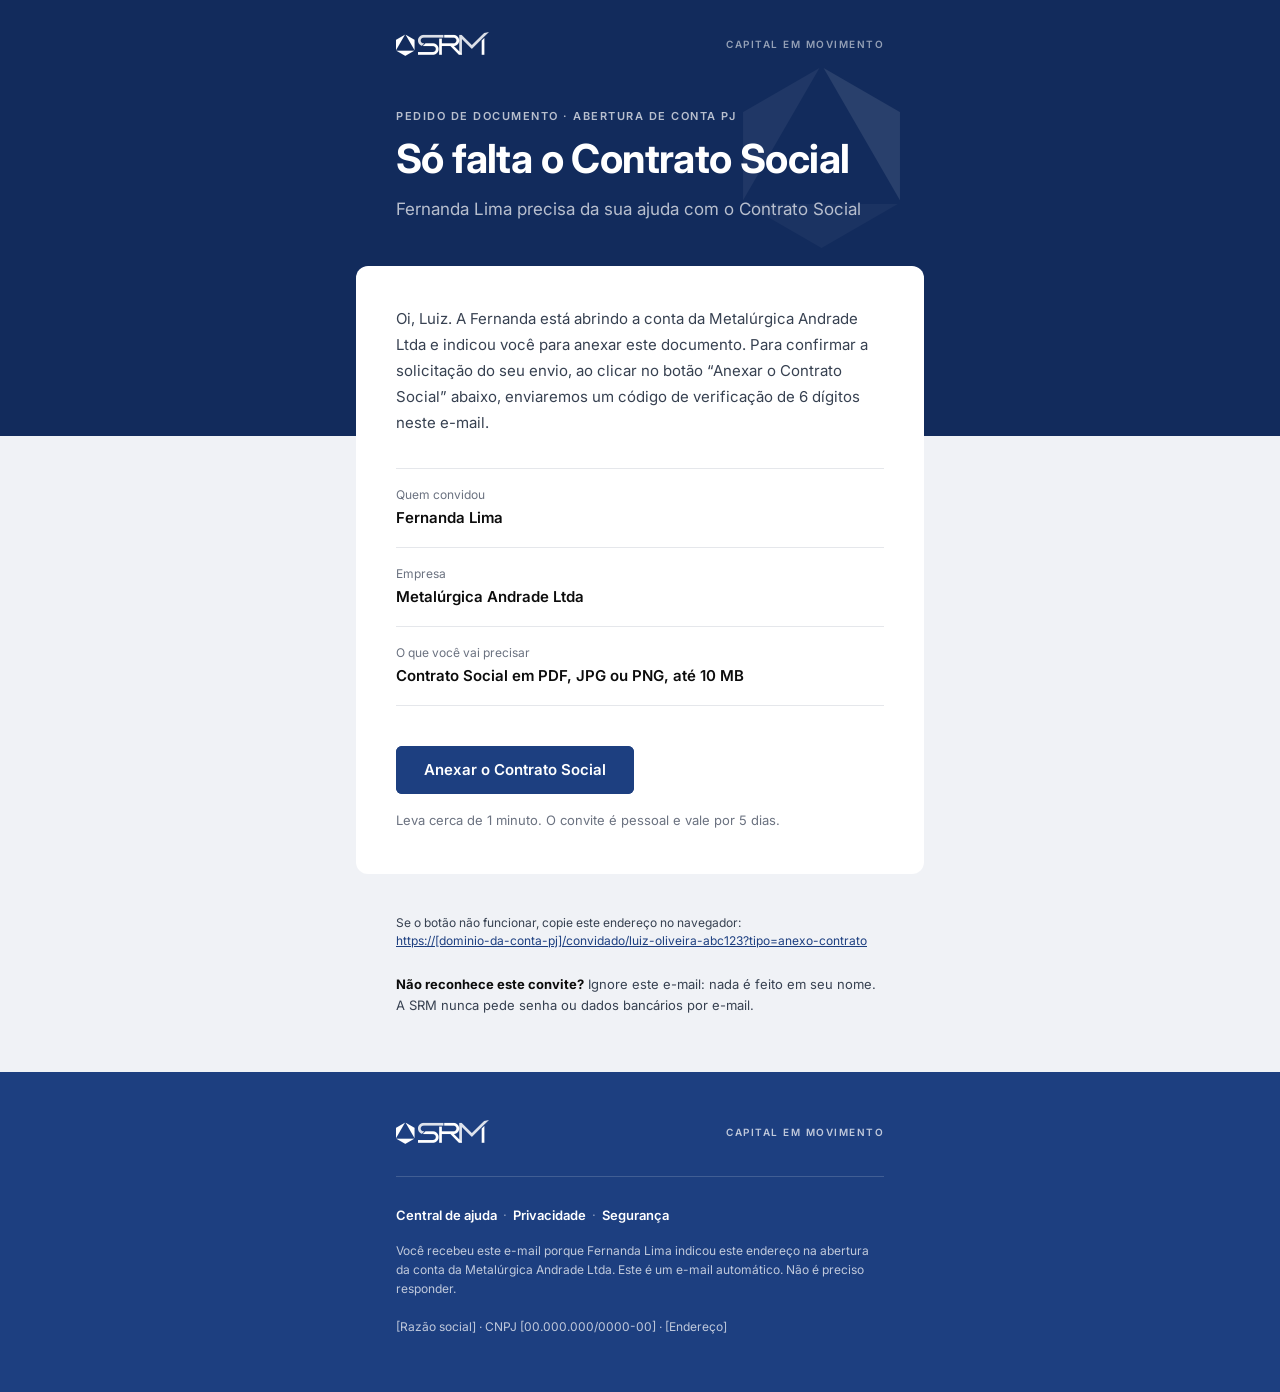
<file: email-transacional/preview/EMAIL-CONVITE-template-v01--anexo-contrato.html>
<!DOCTYPE html>
<html lang="pt-BR" xmlns="http://www.w3.org/1999/xhtml" xmlns:v="urn:schemas-microsoft-com:vml" xmlns:o="urn:schemas-microsoft-com:office:office">
<head>
<meta charset="utf-8">
<meta name="viewport" content="width=device-width, initial-scale=1">
<meta name="x-apple-disable-message-reformatting">
<meta name="format-detection" content="telephone=no, date=no, address=no, email=no">
<meta name="color-scheme" content="light">
<meta name="supported-color-schemes" content="light">
<title>Fernanda Lima precisa da sua ajuda com um documento</title>
<!--[if mso]><noscript><xml><o:OfficeDocumentSettings><o:PixelsPerInch>96</o:PixelsPerInch></o:OfficeDocumentSettings></xml></noscript><style>body, table, td, h1, a, span, div { font-family: Arial, Helvetica, sans-serif !important; }</style><![endif]-->
<!--[if !mso]><!--><link href="https://fonts.googleapis.com/css2?family=Inter:wght@400;600;700&display=swap" rel="stylesheet"><!--<![endif]-->
<style>
  body { margin: 0; padding: 0; width: 100% !important; -webkit-text-size-adjust: 100%; -ms-text-size-adjust: 100%; }
  table { border-collapse: collapse; mso-table-lspace: 0pt; mso-table-rspace: 0pt; }
  img { border: 0; outline: none; text-decoration: none; -ms-interpolation-mode: bicubic; display: block; }
  a { color: #1d3f80; }
  @media (max-width: 620px) {
    .px { padding-left: 28px !important; padding-right: 28px !important; }
    .cx { padding-left: 24px !important; padding-right: 24px !important; }
    .gx { padding-left: 4px !important; padding-right: 4px !important; }
    .pt-40 { padding-top: 40px !important; }
    .h1m { font-size: 32px !important; line-height: 38px !important; }
    .sp-card { height: 40px !important; }
    .hide-sm { display: none !important; }
    .stack { display: block !important; width: 100% !important; text-align: left !important; }
    .stack-gap { padding-top: 12px !important; }
  }
</style>
</head>
<body style="margin:0;padding:0;background-color:#f0f2f6;">
<!--
  SRM · E-mail transacional · Template de convite · v01 (fechado em 2026-11-02)
  Layout: A3 · card sobre o navy · hero 4 (manchete curta) · rodapé 4 (azul de ponta a ponta, F1)
  Tokens: SRM Diamond DS convertidos para hex · Motor: Handlebars (compatível com Amazon SES, SendGrid e Mailgun)
  Especificação completa, variáveis e regras: EMAIL-CONVITE-spec-bmad-v01.md
-->
<div style="display:none;max-height:0;overflow:hidden;mso-hide:all;font-size:1px;line-height:1px;color:#122b5c;">Anexe o Contrato Social da Metalúrgica Andrade Ltda. Leva cerca de 1 minuto.&#8199;&#847;&#8199;&#847;&#8199;&#847;&#8199;&#847;&#8199;&#847;&#8199;&#847;&#8199;&#847;&#8199;&#847;</div>
<table role="presentation" width="100%" cellpadding="0" cellspacing="0" border="0" bgcolor="#f0f2f6" style="background-color:#f0f2f6;">

  <!-- 1 · Topo navy de ponta a ponta: marca, eyebrow, manchete, subtítulo e início da carta -->
  <tr>
    <td align="center" bgcolor="#122b5c" style="background-color:#122b5c;padding:0 12px;">
      <!--[if mso]><table role="presentation" width="600" align="center" cellpadding="0" cellspacing="0" border="0"><tr><td><![endif]-->
      <table role="presentation" width="100%" cellpadding="0" cellspacing="0" border="0" style="max-width:600px;border-collapse:separate;">
        <tr>
          <!-- Facetas do diamante: imagem de fundo inteira dentro do contêiner, ancorada em cima à direita; sem suporte, fica navy sólido -->
          <td bgcolor="#122b5c" background="../assets/hero-facetas-manchete@2x.png" style="background-color:#122b5c;background-image:url('../assets/hero-facetas-manchete@2x.png');background-position:right top;background-size:600px auto;background-repeat:no-repeat;">
            <table role="presentation" width="100%" cellpadding="0" cellspacing="0" border="0" style="border-collapse:separate;">
              <tr>
                <td class="px" style="padding:32px 56px 0;">
                  <table role="presentation" width="100%" cellpadding="0" cellspacing="0" border="0">
                    <tr>
                      <td valign="middle"><img src="../assets/srm-logo-branco@3x.png" width="93" height="24" alt="SRM" style="display:block;width:93px;height:24px;"></td>
                      <td valign="middle" align="right" class="hide-sm" style="font-family:'Inter',-apple-system,BlinkMacSystemFont,'Segoe UI',Roboto,Helvetica,Arial,sans-serif;font-size:10px;line-height:14px;font-weight:600;letter-spacing:1.5px;text-transform:uppercase;color:#94a0b6;">Capital em movimento</td>
                    </tr>
                  </table>
                </td>
              </tr>
              <tr>
                <td class="px pt-40" style="padding:52px 56px 0;font-family:'Inter',-apple-system,BlinkMacSystemFont,'Segoe UI',Roboto,Helvetica,Arial,sans-serif;font-size:11px;line-height:16px;font-weight:600;letter-spacing:1.5px;text-transform:uppercase;color:#b8bfce;">Pedido de documento · Abertura de conta PJ</td>
              </tr>
              <tr>
                <td class="px" style="padding:12px 56px 0;">
                  <h1 class="h1m" style="margin:0;font-family:'Inter',-apple-system,BlinkMacSystemFont,'Segoe UI',Roboto,Helvetica,Arial,sans-serif;font-size:40px;line-height:46px;font-weight:700;letter-spacing:-0.6px;color:#ffffff;">Só falta o Contrato Social</h1>
                </td>
              </tr>
              <tr>
                <td class="px" style="padding:14px 56px 0;font-family:'Inter',-apple-system,BlinkMacSystemFont,'Segoe UI',Roboto,Helvetica,Arial,sans-serif;font-size:17px;line-height:26px;color:#b8bfce;">Fernanda Lima precisa da sua ajuda com o Contrato Social</td>
              </tr>
              <tr><td class="sp-card" height="44" style="height:44px;font-size:0;line-height:0;">&nbsp;</td></tr>
              <tr>
                <td class="gx" style="padding:0 16px;">
                  <table role="presentation" width="100%" cellpadding="0" cellspacing="0" border="0" style="border-collapse:separate;">
                    <tr>
                      <td class="cx" bgcolor="#ffffff" style="background-color:#ffffff;border-radius:12px 12px 0 0;padding:40px 40px 0;font-family:'Inter',-apple-system,BlinkMacSystemFont,'Segoe UI',Roboto,Helvetica,Arial,sans-serif;font-size:15px;line-height:26px;color:#374151;">Oi, Luiz. A Fernanda está abrindo a conta da Metalúrgica Andrade Ltda e indicou você para anexar este documento. Para confirmar a solicitação do seu envio, ao clicar no botão “Anexar o Contrato Social” abaixo, enviaremos um código de verificação de 6 dígitos neste e-mail.</td>
                    </tr>
                  </table>
                </td>
              </tr>
            </table>
          </td>
        </tr>
      </table>
      <!--[if mso]></td></tr></table><![endif]-->
    </td>
  </tr>

  <!-- 2 · Continuação da carta sobre o cinza: ficha, botão e nota -->
  <tr>
    <td align="center" style="padding:0 12px;">
      <!--[if mso]><table role="presentation" width="600" align="center" cellpadding="0" cellspacing="0" border="0"><tr><td><![endif]-->
      <table role="presentation" width="100%" cellpadding="0" cellspacing="0" border="0" style="max-width:600px;border-collapse:separate;">
        <tr>
          <td class="gx" style="padding:0 16px;">
            <table role="presentation" width="100%" cellpadding="0" cellspacing="0" border="0" style="border-collapse:separate;">
              <tr>
                <td class="cx" bgcolor="#ffffff" style="background-color:#ffffff;border-radius:0 0 12px 12px;padding:32px 40px 44px;font-family:'Inter',-apple-system,BlinkMacSystemFont,'Segoe UI',Roboto,Helvetica,Arial,sans-serif;">

                  <!-- Ficha: de 1 a 4 linhas; no convite, os mesmos rótulos da página de destino -->
                  <table role="presentation" width="100%" cellpadding="0" cellspacing="0" border="0">
                    <tr>
                      <td style="padding:18px 0;border-top:1px solid #e5e7eb;">
                        <div style="font-size:12px;line-height:16px;color:#6b7280;padding-bottom:4px;">Quem convidou</div>
                        <div style="font-size:15px;line-height:22px;font-weight:600;color:#0c0c0c;">Fernanda Lima</div>
                      </td>
                    </tr>
                    <tr>
                      <td style="padding:18px 0;border-top:1px solid #e5e7eb;">
                        <div style="font-size:12px;line-height:16px;color:#6b7280;padding-bottom:4px;">Empresa</div>
                        <div style="font-size:15px;line-height:22px;font-weight:600;color:#0c0c0c;">Metalúrgica Andrade Ltda</div>
                      </td>
                    </tr>
                    <tr>
                      <td style="padding:18px 0;border-top:1px solid #e5e7eb;border-bottom:1px solid #e5e7eb;">
                        <div style="font-size:12px;line-height:16px;color:#6b7280;padding-bottom:4px;">O que você vai precisar</div>
                        <div style="font-size:15px;line-height:22px;font-weight:600;color:#0c0c0c;">Contrato Social em PDF, JPG ou PNG, até 10 MB</div>
                      </td>
                    </tr>
                  </table>

                  <table role="presentation" width="100%" cellpadding="0" cellspacing="0" border="0">
                    <tr><td height="40" style="height:40px;font-size:0;line-height:0;">&nbsp;</td></tr>
                    <tr>
                      <td align="left">
                        <!-- Botão primário lg do DS (48 px, raio 6). VML para o Outlook desktop: largura fixa de 280 px, CTA com até 28 caracteres -->
                        <table role="presentation" cellpadding="0" cellspacing="0" border="0">
                          <tr>
                            <td align="center" bgcolor="#1d3f80" style="border-radius:6px;">
                              <!--[if mso]><v:roundrect xmlns:v="urn:schemas-microsoft-com:vml" xmlns:w="urn:schemas-microsoft-com:office:word" href="https://[dominio-da-conta-pj]/convidado/luiz-oliveira-abc123?tipo=anexo-contrato" style="height:48px;v-text-anchor:middle;width:280px;" arcsize="13%" stroke="f" fillcolor="#1d3f80"><w:anchorlock/><center style="color:#ffffff;font-family:Arial,sans-serif;font-size:15px;font-weight:bold;">Anexar o Contrato Social</center></v:roundrect><![endif]-->
                              <!--[if !mso]><!--><a href="https://[dominio-da-conta-pj]/convidado/luiz-oliveira-abc123?tipo=anexo-contrato" style="display:inline-block;padding:14px 28px;font-family:'Inter',-apple-system,BlinkMacSystemFont,'Segoe UI',Roboto,Helvetica,Arial,sans-serif;font-size:15px;line-height:20px;font-weight:600;color:#ffffff;text-decoration:none;border-radius:6px;background-color:#1d3f80;">Anexar o Contrato Social</a><!--<![endif]-->
                            </td>
                          </tr>
                        </table>
                      </td>
                    </tr>
                    <tr>
                      <td style="padding-top:16px;font-size:13px;line-height:20px;color:#6b7280;">Leva cerca de 1 minuto. O convite é pessoal e vale por 5 dias.</td>
                    </tr>
                  </table>
                </td>
              </tr>
            </table>
          </td>
        </tr>

        <!-- 3 · Link alternativo e segurança, fora da carta -->
        <tr>
          <td class="px" style="padding:40px 56px 0;font-family:'Inter',-apple-system,BlinkMacSystemFont,'Segoe UI',Roboto,Helvetica,Arial,sans-serif;font-size:12px;line-height:18px;color:#374151;">
            Se o botão não funcionar, copie este endereço no navegador:<br>
            <a href="https://[dominio-da-conta-pj]/convidado/luiz-oliveira-abc123?tipo=anexo-contrato" style="color:#1d3f80;word-break:break-all;">https://[dominio-da-conta-pj]/convidado/luiz-oliveira-abc123?tipo&#x3D;anexo-contrato</a>
          </td>
        </tr>
        <tr>
          <td class="px" style="padding:24px 56px 56px;font-family:'Inter',-apple-system,BlinkMacSystemFont,'Segoe UI',Roboto,Helvetica,Arial,sans-serif;font-size:13px;line-height:21px;color:#374151;">
            <strong style="color:#0c0c0c;">Não reconhece este convite?</strong> Ignore este e-mail: nada é feito em seu nome. A SRM nunca pede senha ou dados bancários por e-mail.
          </td>
        </tr>
      </table>
      <!--[if mso]></td></tr></table><![endif]-->
    </td>
  </tr>

  <!-- 4 · Rodapé azul (brand primary) de ponta a ponta: marca em cima, filete, links e texto legal. Rev 2026-11-11 · Luiz: paridade com o rodapé F1 do EmailCanvas (10/11) -->
  <tr>
    <td align="center" bgcolor="#1d3f80" style="background-color:#1d3f80;padding:0 12px;">
      <!--[if mso]><table role="presentation" width="600" align="center" cellpadding="0" cellspacing="0" border="0"><tr><td><![endif]-->
      <table role="presentation" width="100%" cellpadding="0" cellspacing="0" border="0" style="max-width:600px;">
        <tr>
          <td class="px" style="padding:48px 56px 0;">
            <table role="presentation" width="100%" cellpadding="0" cellspacing="0" border="0">
              <tr>
                <td class="stack" valign="middle"><img src="../assets/srm-logo-branco@3x.png" width="93" height="24" alt="SRM" style="display:block;width:93px;height:24px;"></td>
                <td class="stack stack-gap" valign="middle" align="right" style="font-family:'Inter',-apple-system,BlinkMacSystemFont,'Segoe UI',Roboto,Helvetica,Arial,sans-serif;font-size:10px;line-height:14px;font-weight:600;letter-spacing:1.5px;text-transform:uppercase;color:#c0c9db;text-align:right;">Capital em movimento</td>
              </tr>
            </table>
          </td>
        </tr>
        <tr>
          <td class="px" style="padding:32px 56px 0;">
            <table role="presentation" width="100%" cellpadding="0" cellspacing="0" border="0"><tr><td height="1" bgcolor="#415e94" style="height:1px;background-color:#415e94;font-size:0;line-height:0;">&nbsp;</td></tr></table>
          </td>
        </tr>
        <tr>
          <td class="px" style="padding:28px 56px 0;font-family:'Inter',-apple-system,BlinkMacSystemFont,'Segoe UI',Roboto,Helvetica,Arial,sans-serif;font-size:13px;line-height:20px;font-weight:600;">
            <a href="https://[dominio-da-conta-pj]/ajuda" style="color:#ffffff;text-decoration:none;">Central de ajuda</a>&nbsp;&nbsp;<span style="color:#8a9bbd;font-weight:400;">·</span>&nbsp;&nbsp;<a href="https://[dominio-da-conta-pj]/privacidade" style="color:#ffffff;text-decoration:none;">Privacidade</a>&nbsp;&nbsp;<span style="color:#8a9bbd;font-weight:400;">·</span>&nbsp;&nbsp;<a href="https://[dominio-da-conta-pj]/seguranca" style="color:#ffffff;text-decoration:none;">Segurança</a>
          </td>
        </tr>
        <tr>
          <td class="px" style="padding:16px 56px 56px;font-family:'Inter',-apple-system,BlinkMacSystemFont,'Segoe UI',Roboto,Helvetica,Arial,sans-serif;font-size:12px;line-height:19px;color:#c0c9db;">
            Você recebeu este e-mail porque Fernanda Lima indicou este endereço na abertura da conta da Metalúrgica Andrade Ltda. Este é um e-mail automático. Não é preciso responder.<br><br>
            [Razão social] · CNPJ [00.000.000/0000-00] · [Endereço]
          </td>
        </tr>
      </table>
      <!--[if mso]></td></tr></table><![endif]-->
    </td>
  </tr>

</table>
</body>
</html>
</file>
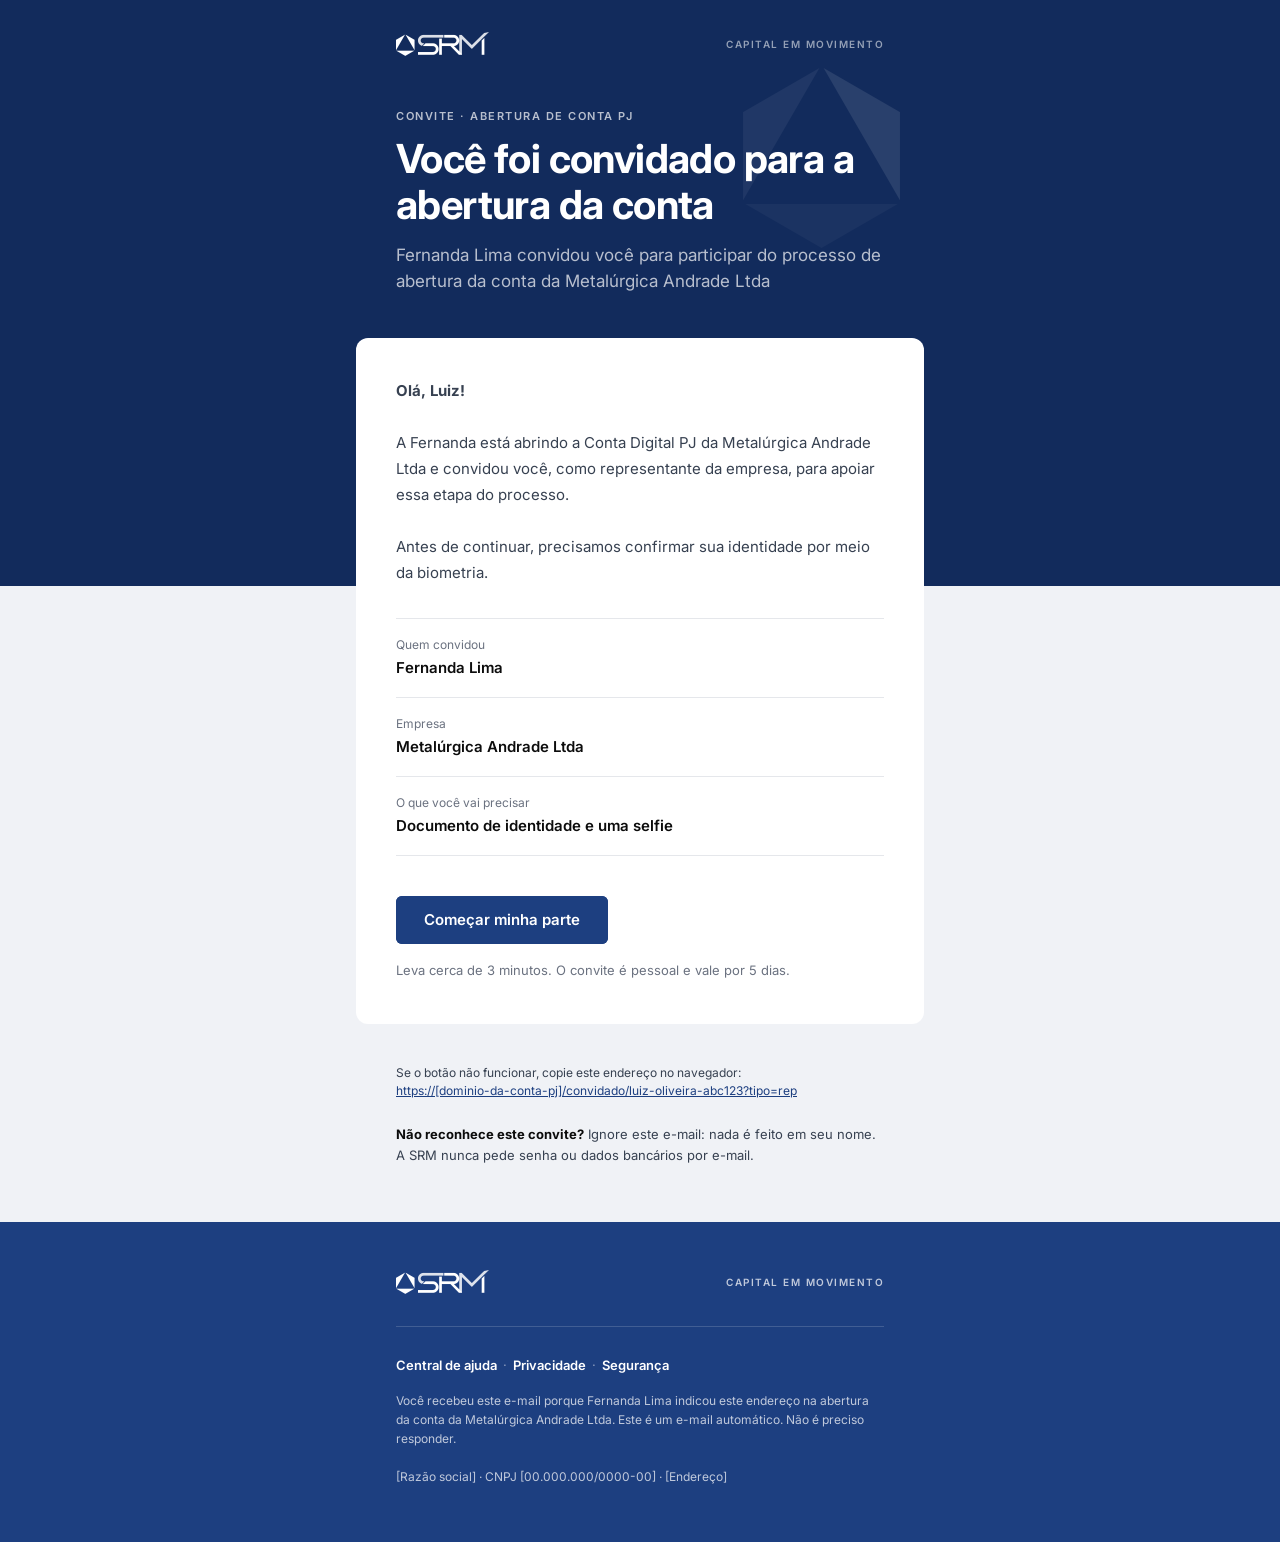
<file: email-transacional/preview/EMAIL-CONVITE-template-v01--rep.html>
<!DOCTYPE html>
<html lang="pt-BR" xmlns="http://www.w3.org/1999/xhtml" xmlns:v="urn:schemas-microsoft-com:vml" xmlns:o="urn:schemas-microsoft-com:office:office">
<head>
<meta charset="utf-8">
<meta name="viewport" content="width=device-width, initial-scale=1">
<meta name="x-apple-disable-message-reformatting">
<meta name="format-detection" content="telephone=no, date=no, address=no, email=no">
<meta name="color-scheme" content="light">
<meta name="supported-color-schemes" content="light">
<title>Fernanda Lima convidou você para a conta da Metalúrgica Andrade Ltda</title>
<!--[if mso]><noscript><xml><o:OfficeDocumentSettings><o:PixelsPerInch>96</o:PixelsPerInch></o:OfficeDocumentSettings></xml></noscript><style>body, table, td, h1, a, span, div { font-family: Arial, Helvetica, sans-serif !important; }</style><![endif]-->
<!--[if !mso]><!--><link href="https://fonts.googleapis.com/css2?family=Inter:wght@400;600;700&display=swap" rel="stylesheet"><!--<![endif]-->
<style>
  body { margin: 0; padding: 0; width: 100% !important; -webkit-text-size-adjust: 100%; -ms-text-size-adjust: 100%; }
  table { border-collapse: collapse; mso-table-lspace: 0pt; mso-table-rspace: 0pt; }
  img { border: 0; outline: none; text-decoration: none; -ms-interpolation-mode: bicubic; display: block; }
  a { color: #1d3f80; }
  @media (max-width: 620px) {
    .px { padding-left: 28px !important; padding-right: 28px !important; }
    .cx { padding-left: 24px !important; padding-right: 24px !important; }
    .gx { padding-left: 4px !important; padding-right: 4px !important; }
    .pt-40 { padding-top: 40px !important; }
    .h1m { font-size: 32px !important; line-height: 38px !important; }
    .sp-card { height: 40px !important; }
    .hide-sm { display: none !important; }
    .stack { display: block !important; width: 100% !important; text-align: left !important; }
    .stack-gap { padding-top: 12px !important; }
  }
</style>
</head>
<body style="margin:0;padding:0;background-color:#f0f2f6;">
<!--
  SRM · E-mail transacional · Template de convite · v01 (fechado em 2026-11-02)
  Layout: A3 · card sobre o navy · hero 4 (manchete curta) · rodapé 4 (azul de ponta a ponta, F1)
  Tokens: SRM Diamond DS convertidos para hex · Motor: Handlebars (compatível com Amazon SES, SendGrid e Mailgun)
  Especificação completa, variáveis e regras: EMAIL-CONVITE-spec-bmad-v01.md
-->
<div style="display:none;max-height:0;overflow:hidden;mso-hide:all;font-size:1px;line-height:1px;color:#122b5c;">Falta a sua parte para abrir a conta: documento de identidade e uma selfie. Leva cerca de 3 minutos.&#8199;&#847;&#8199;&#847;&#8199;&#847;&#8199;&#847;&#8199;&#847;&#8199;&#847;&#8199;&#847;&#8199;&#847;</div>
<table role="presentation" width="100%" cellpadding="0" cellspacing="0" border="0" bgcolor="#f0f2f6" style="background-color:#f0f2f6;">

  <!-- 1 · Topo navy de ponta a ponta: marca, eyebrow, manchete, subtítulo e início da carta -->
  <tr>
    <td align="center" bgcolor="#122b5c" style="background-color:#122b5c;padding:0 12px;">
      <!--[if mso]><table role="presentation" width="600" align="center" cellpadding="0" cellspacing="0" border="0"><tr><td><![endif]-->
      <table role="presentation" width="100%" cellpadding="0" cellspacing="0" border="0" style="max-width:600px;border-collapse:separate;">
        <tr>
          <!-- Facetas do diamante: imagem de fundo inteira dentro do contêiner, ancorada em cima à direita; sem suporte, fica navy sólido -->
          <td bgcolor="#122b5c" background="../assets/hero-facetas-manchete@2x.png" style="background-color:#122b5c;background-image:url('../assets/hero-facetas-manchete@2x.png');background-position:right top;background-size:600px auto;background-repeat:no-repeat;">
            <table role="presentation" width="100%" cellpadding="0" cellspacing="0" border="0" style="border-collapse:separate;">
              <tr>
                <td class="px" style="padding:32px 56px 0;">
                  <table role="presentation" width="100%" cellpadding="0" cellspacing="0" border="0">
                    <tr>
                      <td valign="middle"><img src="../assets/srm-logo-branco@3x.png" width="93" height="24" alt="SRM" style="display:block;width:93px;height:24px;"></td>
                      <td valign="middle" align="right" class="hide-sm" style="font-family:'Inter',-apple-system,BlinkMacSystemFont,'Segoe UI',Roboto,Helvetica,Arial,sans-serif;font-size:10px;line-height:14px;font-weight:600;letter-spacing:1.5px;text-transform:uppercase;color:#94a0b6;">Capital em movimento</td>
                    </tr>
                  </table>
                </td>
              </tr>
              <tr>
                <td class="px pt-40" style="padding:52px 56px 0;font-family:'Inter',-apple-system,BlinkMacSystemFont,'Segoe UI',Roboto,Helvetica,Arial,sans-serif;font-size:11px;line-height:16px;font-weight:600;letter-spacing:1.5px;text-transform:uppercase;color:#b8bfce;">Convite · Abertura de conta PJ</td>
              </tr>
              <tr>
                <td class="px" style="padding:12px 56px 0;">
                  <h1 class="h1m" style="margin:0;font-family:'Inter',-apple-system,BlinkMacSystemFont,'Segoe UI',Roboto,Helvetica,Arial,sans-serif;font-size:40px;line-height:46px;font-weight:700;letter-spacing:-0.6px;color:#ffffff;">Você foi convidado para a abertura da conta</h1>
                </td>
              </tr>
              <tr>
                <td class="px" style="padding:14px 56px 0;font-family:'Inter',-apple-system,BlinkMacSystemFont,'Segoe UI',Roboto,Helvetica,Arial,sans-serif;font-size:17px;line-height:26px;color:#b8bfce;">Fernanda Lima convidou você para participar do processo de abertura da conta da Metalúrgica Andrade Ltda</td>
              </tr>
              <tr><td class="sp-card" height="44" style="height:44px;font-size:0;line-height:0;">&nbsp;</td></tr>
              <tr>
                <td class="gx" style="padding:0 16px;">
                  <table role="presentation" width="100%" cellpadding="0" cellspacing="0" border="0" style="border-collapse:separate;">
                    <tr>
                      <td class="cx" bgcolor="#ffffff" style="background-color:#ffffff;border-radius:12px 12px 0 0;padding:40px 40px 0;font-family:'Inter',-apple-system,BlinkMacSystemFont,'Segoe UI',Roboto,Helvetica,Arial,sans-serif;font-size:15px;line-height:26px;color:#374151;"><!-- Rev 2026-11-19 · Jessica (Figma): 0.3.43 e 0.3.44. Antes: "Oi, Luiz. A Fernanda indicou você como representante legal da empresa." --><strong>Olá, Luiz!</strong><br><br>A Fernanda está abrindo a Conta Digital PJ da Metalúrgica Andrade Ltda e convidou você, como representante da empresa, para apoiar essa etapa do processo.<br><br>Antes de continuar, precisamos confirmar sua identidade por meio da biometria.</td>
                    </tr>
                  </table>
                </td>
              </tr>
            </table>
          </td>
        </tr>
      </table>
      <!--[if mso]></td></tr></table><![endif]-->
    </td>
  </tr>

  <!-- 2 · Continuação da carta sobre o cinza: ficha, botão e nota -->
  <tr>
    <td align="center" style="padding:0 12px;">
      <!--[if mso]><table role="presentation" width="600" align="center" cellpadding="0" cellspacing="0" border="0"><tr><td><![endif]-->
      <table role="presentation" width="100%" cellpadding="0" cellspacing="0" border="0" style="max-width:600px;border-collapse:separate;">
        <tr>
          <td class="gx" style="padding:0 16px;">
            <table role="presentation" width="100%" cellpadding="0" cellspacing="0" border="0" style="border-collapse:separate;">
              <tr>
                <td class="cx" bgcolor="#ffffff" style="background-color:#ffffff;border-radius:0 0 12px 12px;padding:32px 40px 44px;font-family:'Inter',-apple-system,BlinkMacSystemFont,'Segoe UI',Roboto,Helvetica,Arial,sans-serif;">

                  <!-- Ficha: de 1 a 4 linhas; no convite, os mesmos rótulos da página de destino -->
                  <table role="presentation" width="100%" cellpadding="0" cellspacing="0" border="0">
                    <tr>
                      <td style="padding:18px 0;border-top:1px solid #e5e7eb;">
                        <div style="font-size:12px;line-height:16px;color:#6b7280;padding-bottom:4px;">Quem convidou</div>
                        <div style="font-size:15px;line-height:22px;font-weight:600;color:#0c0c0c;">Fernanda Lima</div>
                      </td>
                    </tr>
                    <tr>
                      <td style="padding:18px 0;border-top:1px solid #e5e7eb;">
                        <div style="font-size:12px;line-height:16px;color:#6b7280;padding-bottom:4px;">Empresa</div>
                        <div style="font-size:15px;line-height:22px;font-weight:600;color:#0c0c0c;">Metalúrgica Andrade Ltda</div>
                      </td>
                    </tr>
                    <tr>
                      <td style="padding:18px 0;border-top:1px solid #e5e7eb;border-bottom:1px solid #e5e7eb;">
                        <div style="font-size:12px;line-height:16px;color:#6b7280;padding-bottom:4px;">O que você vai precisar</div>
                        <div style="font-size:15px;line-height:22px;font-weight:600;color:#0c0c0c;">Documento de identidade e uma selfie</div>
                      </td>
                    </tr>
                  </table>

                  <table role="presentation" width="100%" cellpadding="0" cellspacing="0" border="0">
                    <tr><td height="40" style="height:40px;font-size:0;line-height:0;">&nbsp;</td></tr>
                    <tr>
                      <td align="left">
                        <!-- Botão primário lg do DS (48 px, raio 6). VML para o Outlook desktop: largura fixa de 280 px, CTA com até 28 caracteres -->
                        <table role="presentation" cellpadding="0" cellspacing="0" border="0">
                          <tr>
                            <td align="center" bgcolor="#1d3f80" style="border-radius:6px;">
                              <!--[if mso]><v:roundrect xmlns:v="urn:schemas-microsoft-com:vml" xmlns:w="urn:schemas-microsoft-com:office:word" href="https://[dominio-da-conta-pj]/convidado/luiz-oliveira-abc123?tipo=rep" style="height:48px;v-text-anchor:middle;width:280px;" arcsize="13%" stroke="f" fillcolor="#1d3f80"><w:anchorlock/><center style="color:#ffffff;font-family:Arial,sans-serif;font-size:15px;font-weight:bold;">Começar minha parte</center></v:roundrect><![endif]-->
                              <!--[if !mso]><!--><a href="https://[dominio-da-conta-pj]/convidado/luiz-oliveira-abc123?tipo=rep" style="display:inline-block;padding:14px 28px;font-family:'Inter',-apple-system,BlinkMacSystemFont,'Segoe UI',Roboto,Helvetica,Arial,sans-serif;font-size:15px;line-height:20px;font-weight:600;color:#ffffff;text-decoration:none;border-radius:6px;background-color:#1d3f80;">Começar minha parte</a><!--<![endif]-->
                            </td>
                          </tr>
                        </table>
                      </td>
                    </tr>
                    <tr>
                      <td style="padding-top:16px;font-size:13px;line-height:20px;color:#6b7280;">Leva cerca de 3 minutos. O convite é pessoal e vale por 5 dias.</td>
                    </tr>
                  </table>
                </td>
              </tr>
            </table>
          </td>
        </tr>

        <!-- 3 · Link alternativo e segurança, fora da carta -->
        <tr>
          <td class="px" style="padding:40px 56px 0;font-family:'Inter',-apple-system,BlinkMacSystemFont,'Segoe UI',Roboto,Helvetica,Arial,sans-serif;font-size:12px;line-height:18px;color:#374151;">
            Se o botão não funcionar, copie este endereço no navegador:<br>
            <a href="https://[dominio-da-conta-pj]/convidado/luiz-oliveira-abc123?tipo=rep" style="color:#1d3f80;word-break:break-all;">https://[dominio-da-conta-pj]/convidado/luiz-oliveira-abc123?tipo&#x3D;rep</a>
          </td>
        </tr>
        <tr>
          <td class="px" style="padding:24px 56px 56px;font-family:'Inter',-apple-system,BlinkMacSystemFont,'Segoe UI',Roboto,Helvetica,Arial,sans-serif;font-size:13px;line-height:21px;color:#374151;">
            <strong style="color:#0c0c0c;">Não reconhece este convite?</strong> Ignore este e-mail: nada é feito em seu nome. A SRM nunca pede senha ou dados bancários por e-mail.
          </td>
        </tr>
      </table>
      <!--[if mso]></td></tr></table><![endif]-->
    </td>
  </tr>

  <!-- 4 · Rodapé azul (brand primary) de ponta a ponta: marca em cima, filete, links e texto legal. Rev 2026-11-11 · Luiz: paridade com o rodapé F1 do EmailCanvas (10/11) -->
  <tr>
    <td align="center" bgcolor="#1d3f80" style="background-color:#1d3f80;padding:0 12px;">
      <!--[if mso]><table role="presentation" width="600" align="center" cellpadding="0" cellspacing="0" border="0"><tr><td><![endif]-->
      <table role="presentation" width="100%" cellpadding="0" cellspacing="0" border="0" style="max-width:600px;">
        <tr>
          <td class="px" style="padding:48px 56px 0;">
            <table role="presentation" width="100%" cellpadding="0" cellspacing="0" border="0">
              <tr>
                <td class="stack" valign="middle"><img src="../assets/srm-logo-branco@3x.png" width="93" height="24" alt="SRM" style="display:block;width:93px;height:24px;"></td>
                <td class="stack stack-gap" valign="middle" align="right" style="font-family:'Inter',-apple-system,BlinkMacSystemFont,'Segoe UI',Roboto,Helvetica,Arial,sans-serif;font-size:10px;line-height:14px;font-weight:600;letter-spacing:1.5px;text-transform:uppercase;color:#c0c9db;text-align:right;">Capital em movimento</td>
              </tr>
            </table>
          </td>
        </tr>
        <tr>
          <td class="px" style="padding:32px 56px 0;">
            <table role="presentation" width="100%" cellpadding="0" cellspacing="0" border="0"><tr><td height="1" bgcolor="#415e94" style="height:1px;background-color:#415e94;font-size:0;line-height:0;">&nbsp;</td></tr></table>
          </td>
        </tr>
        <tr>
          <td class="px" style="padding:28px 56px 0;font-family:'Inter',-apple-system,BlinkMacSystemFont,'Segoe UI',Roboto,Helvetica,Arial,sans-serif;font-size:13px;line-height:20px;font-weight:600;">
            <a href="https://[dominio-da-conta-pj]/ajuda" style="color:#ffffff;text-decoration:none;">Central de ajuda</a>&nbsp;&nbsp;<span style="color:#8a9bbd;font-weight:400;">·</span>&nbsp;&nbsp;<a href="https://[dominio-da-conta-pj]/privacidade" style="color:#ffffff;text-decoration:none;">Privacidade</a>&nbsp;&nbsp;<span style="color:#8a9bbd;font-weight:400;">·</span>&nbsp;&nbsp;<a href="https://[dominio-da-conta-pj]/seguranca" style="color:#ffffff;text-decoration:none;">Segurança</a>
          </td>
        </tr>
        <tr>
          <td class="px" style="padding:16px 56px 56px;font-family:'Inter',-apple-system,BlinkMacSystemFont,'Segoe UI',Roboto,Helvetica,Arial,sans-serif;font-size:12px;line-height:19px;color:#c0c9db;">
            Você recebeu este e-mail porque Fernanda Lima indicou este endereço na abertura da conta da Metalúrgica Andrade Ltda. Este é um e-mail automático. Não é preciso responder.<br><br>
            [Razão social] · CNPJ [00.000.000/0000-00] · [Endereço]
          </td>
        </tr>
      </table>
      <!--[if mso]></td></tr></table><![endif]-->
    </td>
  </tr>

</table>
</body>
</html>
</file>
